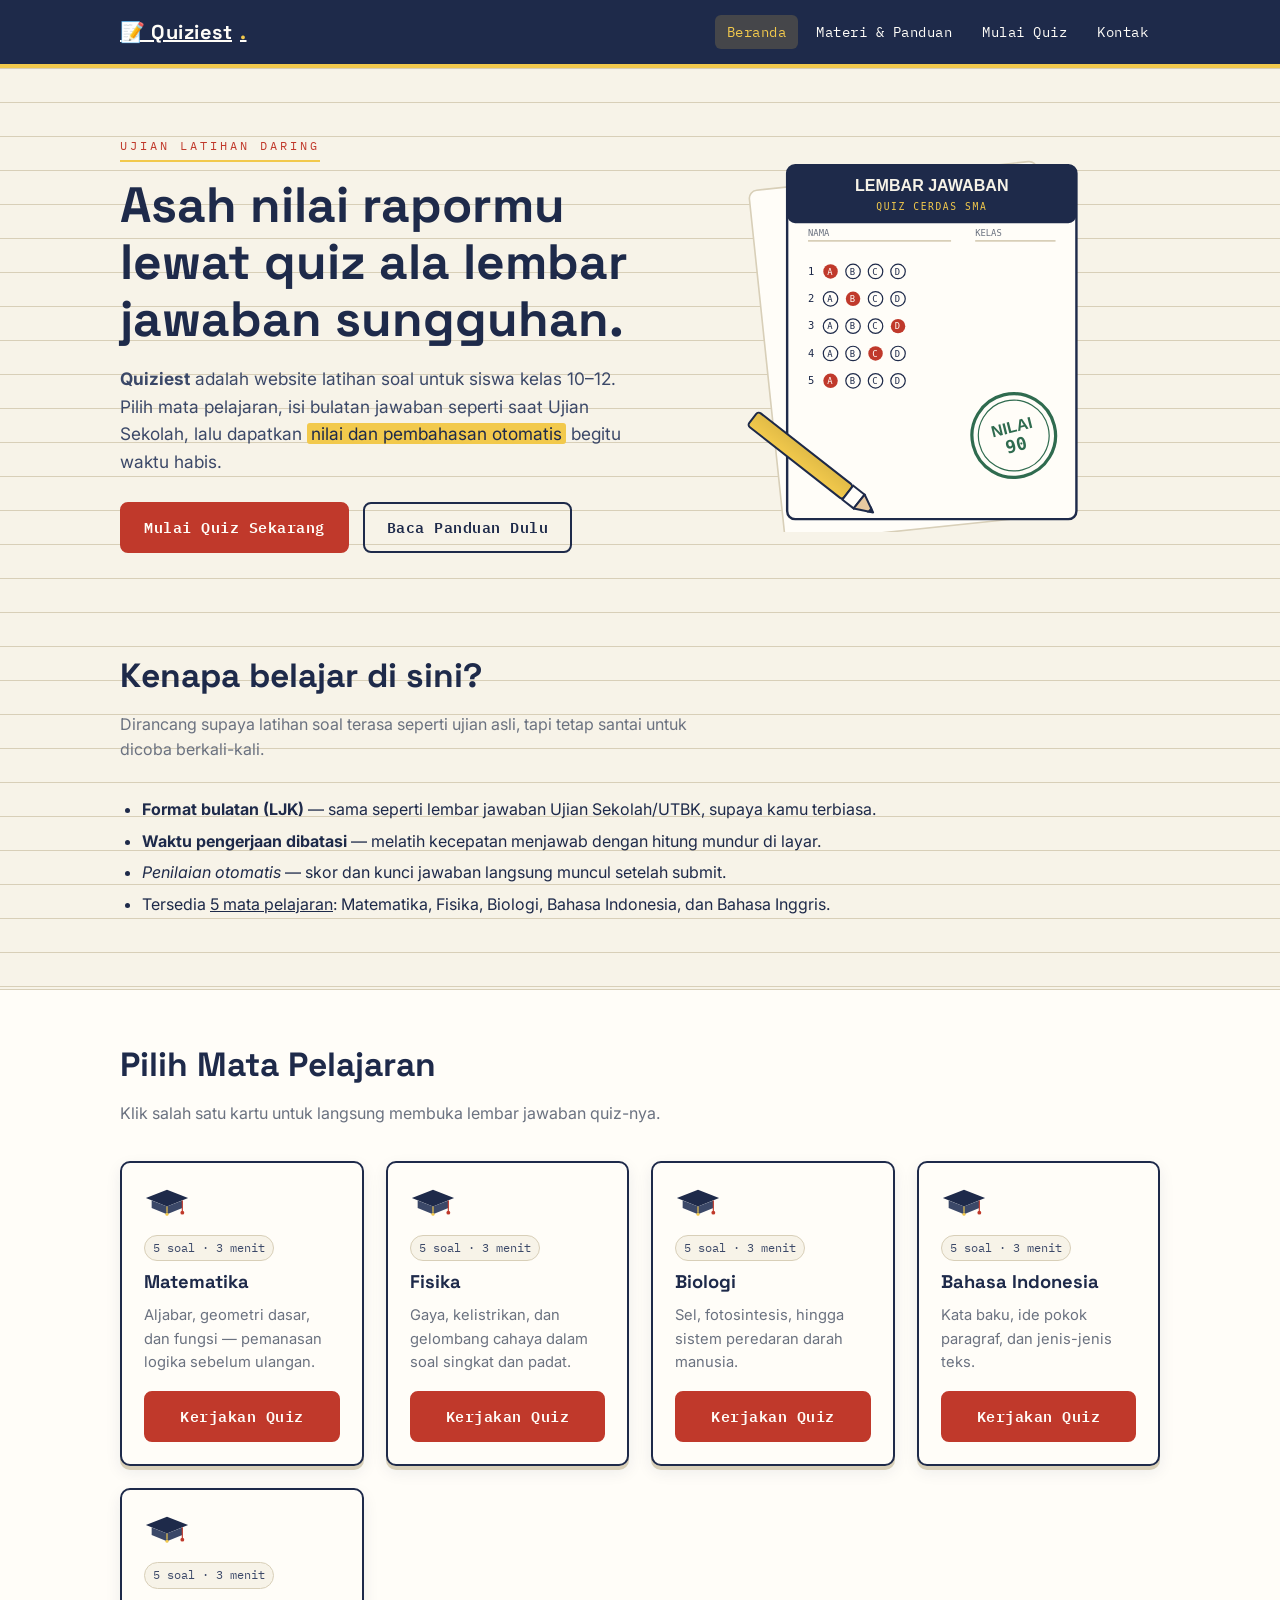
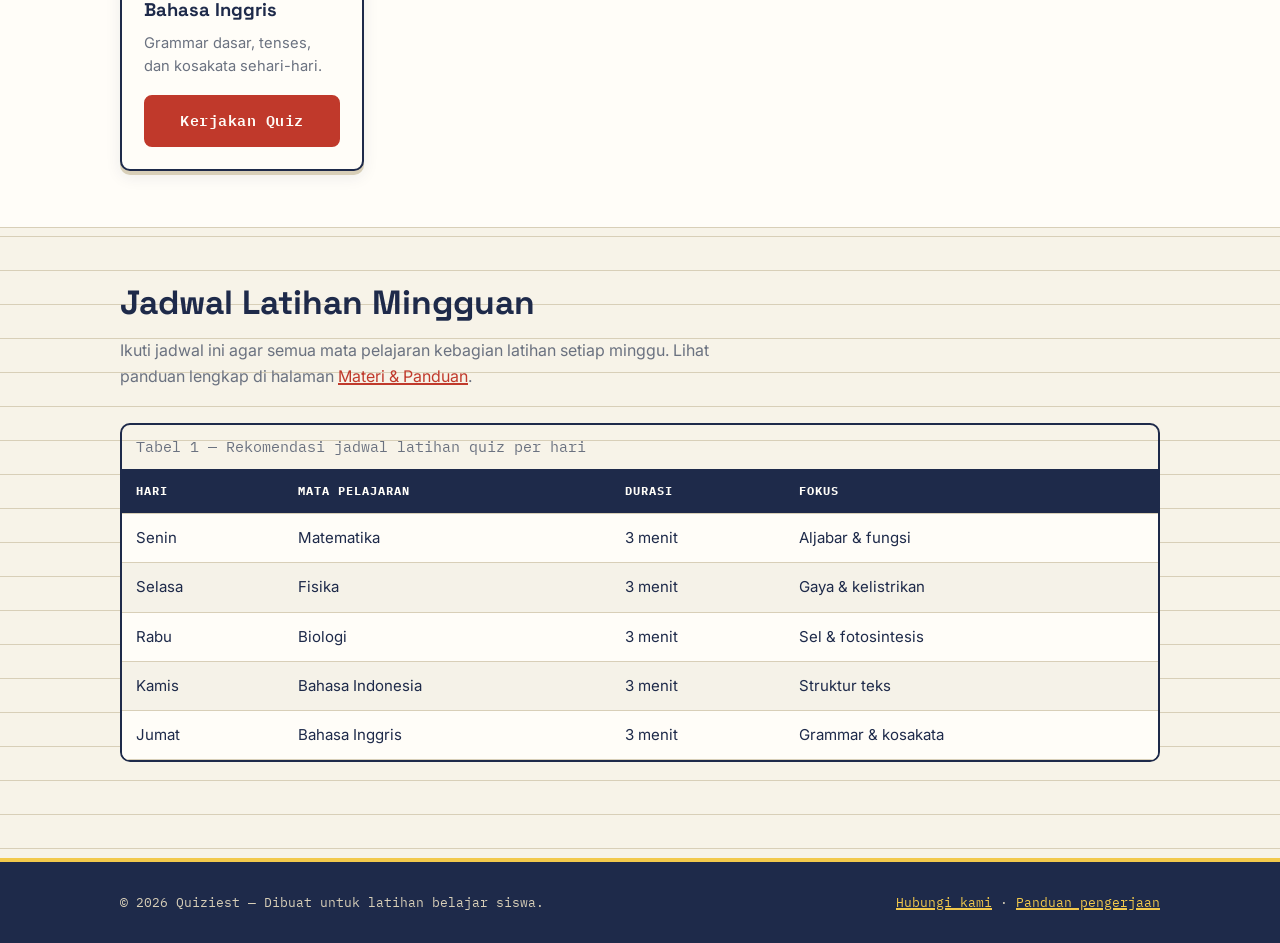
<file: index.html>
<!DOCTYPE html>
<html lang="id">
<head>
<meta charset="UTF-8">
<meta name="viewport" content="width=device-width, initial-scale=1.0">
<title>Quiziest — Latihan Soal Online</title>
<meta name="description" content="Platform quiz online untuk siswa SMA. Latihan soal Matematika, Fisika, Biologi, Bahasa Indonesia, dan Bahasa Inggris dengan penilaian otomatis.">

<link rel="preconnect" href="https://fonts.googleapis.com">
<link href="https://fonts.googleapis.com/css2?family=Space+Grotesk:wght@500;700&family=Inter:wght@400;500;600&family=IBM+Plex+Mono:wght@400;600;700&display=swap" rel="stylesheet">
<link rel="stylesheet" href="css/style.css">
</head>
<body>

<a class="skip-link" href="#konten-utama">Langsung ke konten utama</a>

<nav class="navbar">
  <div class="container">
    <a href="index.html" class="brand">📝 Quiziest<span class="brand-dot">.</span></a>
    <button class="nav-toggle" aria-expanded="false" aria-controls="navLinks">☰ Menu</button>
    <ul class="nav-links" id="navLinks">
      <li><a href="index.html">Beranda</a></li>
      <li><a href="materi.html">Materi &amp; Panduan</a></li>
      <li><a href="quiz.html">Mulai Quiz</a></li>
      <li><a href="kontak.html">Kontak</a></li>
    </ul>
  </div>
</nav>

<main id="konten-utama">

  <header class="hero">
    <div class="container">
      <div>
        <span class="eyebrow">Ujian Latihan Daring</span>
        <h1>Asah nilai rapormu lewat quiz ala lembar jawaban sungguhan.</h1>
        <p class="lead">
          <strong>Quiziest</strong> adalah website latihan soal untuk siswa kelas 10–12.
          Pilih mata pelajaran, isi bulatan jawaban seperti saat Ujian Sekolah,
          lalu dapatkan <mark>nilai dan pembahasan otomatis</mark> begitu waktu habis.
        </p>
        <div class="btn-row">
          <a href="quiz.html" class="btn btn-primary">Mulai Quiz Sekarang</a>
          <a href="materi.html" class="btn btn-outline">Baca Panduan Dulu</a>
        </div>
      </div>
      <div>
        <img src="assets/hero-lembar-jawaban.svg" alt="Ilustrasi lembar jawaban ujian dengan bulatan A B C D dan pensil 2B">
      </div>
    </div>
  </header>

  <section id="fitur">
    <div class="container">
      <h2 class="section-title">Kenapa belajar di sini?</h2>
      <p class="section-sub">Dirancang supaya latihan soal terasa seperti ujian asli, tapi tetap santai untuk dicoba berkali-kali.</p>

      <ul class="plain-list">
        <li><strong>Format bulatan (LJK)</strong> — sama seperti lembar jawaban Ujian Sekolah/UTBK, supaya kamu terbiasa.</li>
        <li><strong>Waktu pengerjaan dibatasi</strong> — melatih kecepatan menjawab dengan hitung mundur di layar.</li>
        <li><em>Penilaian otomatis</em> — skor dan kunci jawaban langsung muncul setelah submit.</li>
        <li>Tersedia <u>5 mata pelajaran</u>: Matematika, Fisika, Biologi, Bahasa Indonesia, dan Bahasa Inggris.</li>
      </ul>
    </div>
  </section>

  <section id="mapel" style="background:var(--white); border-top:1px solid var(--rule-line); border-bottom:1px solid var(--rule-line);">
    <div class="container">
      <h2 class="section-title">Pilih Mata Pelajaran</h2>
      <p class="section-sub">Klik salah satu kartu untuk langsung membuka lembar jawaban quiz-nya.</p>

      <div class="card-grid">

        <article class="subject-card">
          <img src="assets/topi-wisuda.svg" alt="Ikon topi wisuda">
          <span class="badge">5 soal · 3 menit</span>
          <h3>Matematika</h3>
          <p>Aljabar, geometri dasar, dan fungsi — pemanasan logika sebelum ulangan.</p>
          <a href="quiz.html?subject=matematika" class="btn btn-primary">Kerjakan Quiz</a>
        </article>

        <article class="subject-card">
          <img src="assets/topi-wisuda.svg" alt="Ikon topi wisuda">
          <span class="badge">5 soal · 3 menit</span>
          <h3>Fisika</h3>
          <p>Gaya, kelistrikan, dan gelombang cahaya dalam soal singkat dan padat.</p>
          <a href="quiz.html?subject=fisika" class="btn btn-primary">Kerjakan Quiz</a>
        </article>

        <article class="subject-card">
          <img src="assets/topi-wisuda.svg" alt="Ikon topi wisuda">
          <span class="badge">5 soal · 3 menit</span>
          <h3>Biologi</h3>
          <p>Sel, fotosintesis, hingga sistem peredaran darah manusia.</p>
          <a href="quiz.html?subject=biologi" class="btn btn-primary">Kerjakan Quiz</a>
        </article>

        <article class="subject-card">
          <img src="assets/topi-wisuda.svg" alt="Ikon topi wisuda">
          <span class="badge">5 soal · 3 menit</span>
          <h3>Bahasa Indonesia</h3>
          <p>Kata baku, ide pokok paragraf, dan jenis-jenis teks.</p>
          <a href="quiz.html?subject=bindo" class="btn btn-primary">Kerjakan Quiz</a>
        </article>

        <article class="subject-card">
          <img src="assets/topi-wisuda.svg" alt="Ikon topi wisuda">
          <span class="badge">5 soal · 3 menit</span>
          <h3>Bahasa Inggris</h3>
          <p>Grammar dasar, tenses, dan kosakata sehari-hari.</p>
          <a href="quiz.html?subject=bing" class="btn btn-primary">Kerjakan Quiz</a>
        </article>

      </div>
    </div>
  </section>

  <section id="jadwal">
    <div class="container">
      <h2 class="section-title">Jadwal Latihan Mingguan</h2>
      <p class="section-sub">Ikuti jadwal ini agar semua mata pelajaran kebagian latihan setiap minggu. Lihat panduan lengkap di halaman <a href="materi.html">Materi &amp; Panduan</a>.</p>

      <div class="table-wrap">
        <table class="sheet-table">
          <caption>Tabel 1 — Rekomendasi jadwal latihan quiz per hari</caption>
          <thead>
            <tr>
              <th scope="col">Hari</th>
              <th scope="col">Mata Pelajaran</th>
              <th scope="col">Durasi</th>
              <th scope="col">Fokus</th>
            </tr>
          </thead>
          <tbody>
            <tr><td>Senin</td><td>Matematika</td><td>3 menit</td><td>Aljabar &amp; fungsi</td></tr>
            <tr><td>Selasa</td><td>Fisika</td><td>3 menit</td><td>Gaya &amp; kelistrikan</td></tr>
            <tr><td>Rabu</td><td>Biologi</td><td>3 menit</td><td>Sel &amp; fotosintesis</td></tr>
            <tr><td>Kamis</td><td>Bahasa Indonesia</td><td>3 menit</td><td>Struktur teks</td></tr>
            <tr><td>Jumat</td><td>Bahasa Inggris</td><td>3 menit</td><td>Grammar &amp; kosakata</td></tr>
          </tbody>
        </table>
      </div>
    </div>
  </section>

</main>

<footer>
  <div class="container">
    <span>© 2026 Quiziest — Dibuat untuk latihan belajar siswa.</span>
    <span><a href="kontak.html">Hubungi kami</a> · <a href="materi.html">Panduan pengerjaan</a></span>
  </div>
</footer>

<script src="js/quiz-data.js"></script>
<script src="js/script.js"></script>
</body>
</html>
</file>
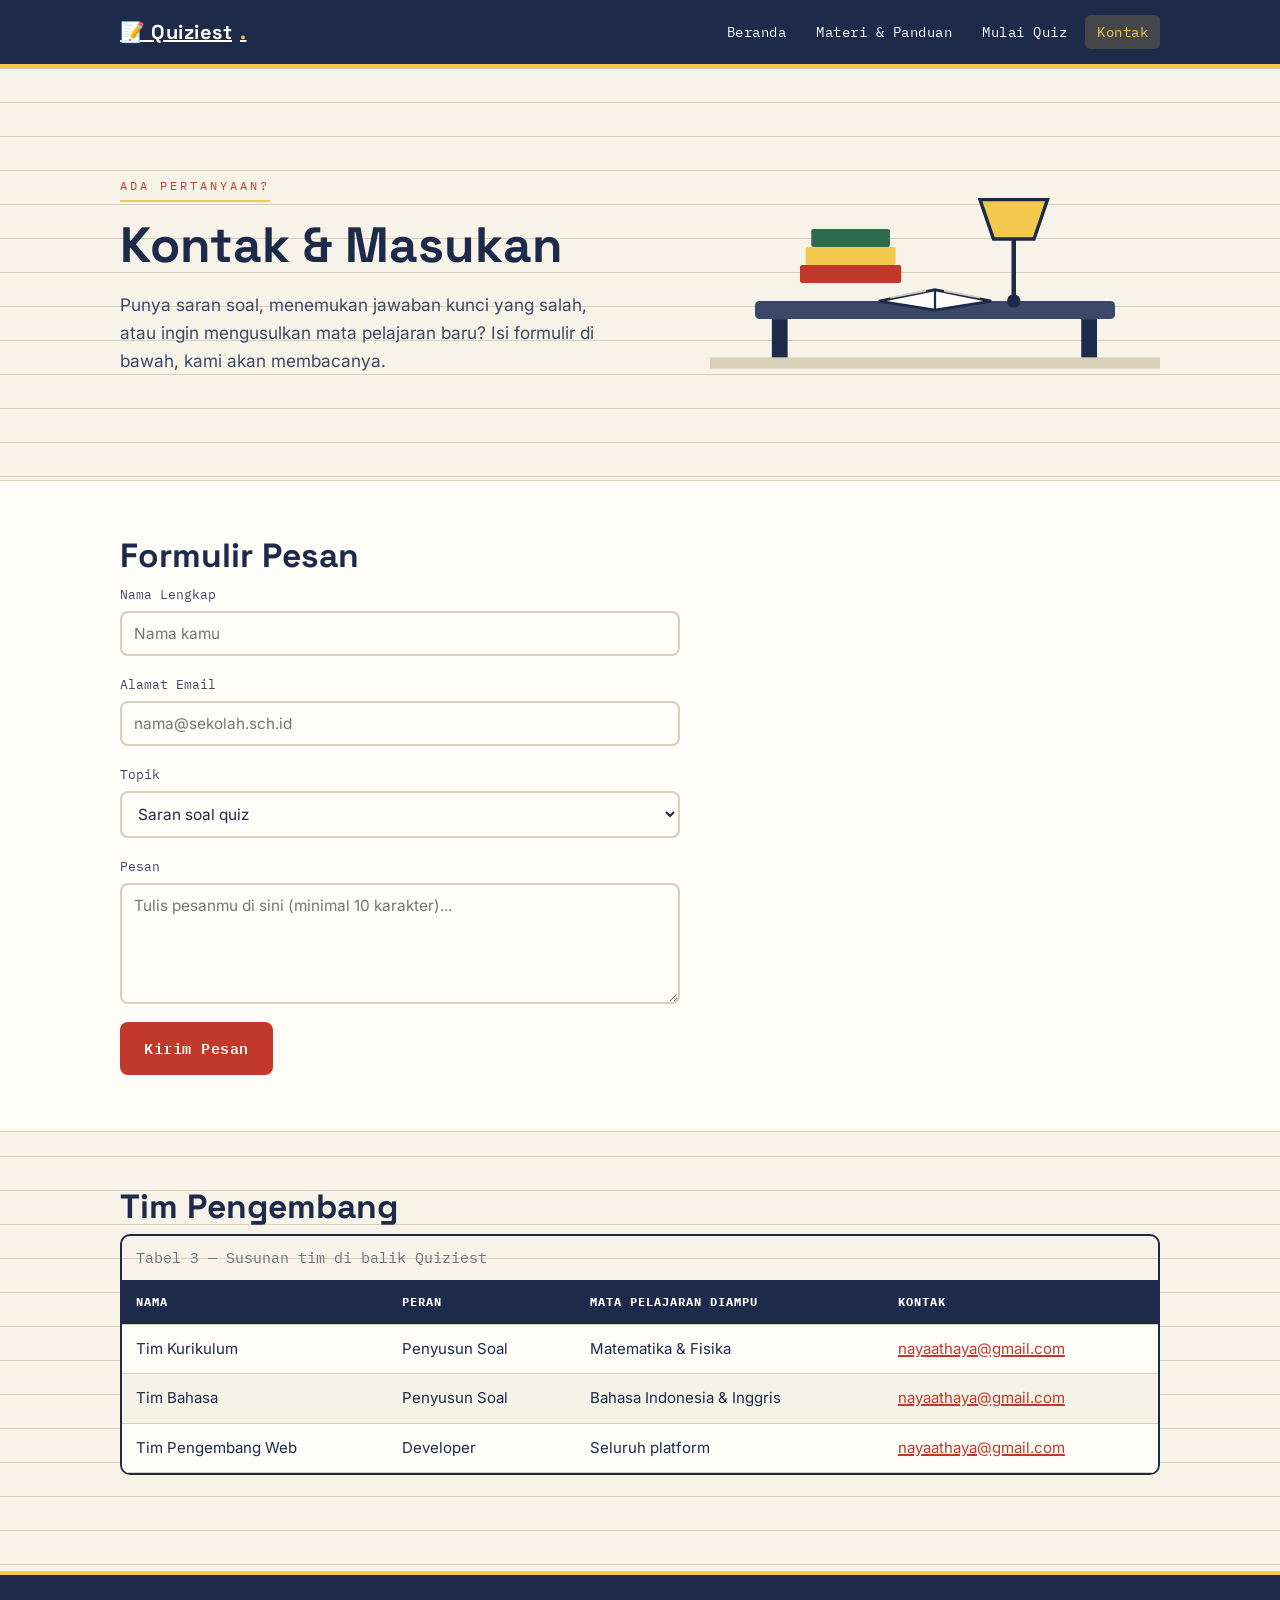
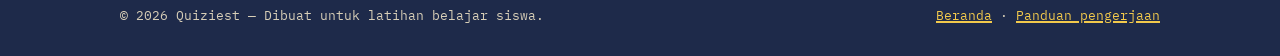
<file: kontak.html>
<!DOCTYPE html>
<html lang="id">
<head>
<meta charset="UTF-8">
<meta name="viewport" content="width=device-width, initial-scale=1.0">
<title>Kontak — Quiziest</title>
<meta name="description" content="Hubungi tim pengembang Quiziest atau kirim saran dan pertanyaan lewat formulir.">

<link rel="preconnect" href="https://fonts.googleapis.com">
<link href="https://fonts.googleapis.com/css2?family=Space+Grotesk:wght@500;700&family=Inter:wght@400;500;600&family=IBM+Plex+Mono:wght@400;600;700&display=swap" rel="stylesheet">
<link rel="stylesheet" href="css/style.css">
</head>
<body>

<a class="skip-link" href="#konten-utama">Langsung ke konten utama</a>

<nav class="navbar">
  <div class="container">
    <a href="index.html" class="brand">📝 Quiziest<span class="brand-dot">.</span></a>
    <button class="nav-toggle" aria-expanded="false" aria-controls="navLinks">☰ Menu</button>
    <ul class="nav-links" id="navLinks">
      <li><a href="index.html">Beranda</a></li>
      <li><a href="materi.html">Materi &amp; Panduan</a></li>
      <li><a href="quiz.html">Mulai Quiz</a></li>
      <li><a href="kontak.html">Kontak</a></li>
    </ul>
  </div>
</nav>

<main id="konten-utama">

  <section class="hero">
    <div class="container">
      <div>
        <span class="eyebrow">Ada Pertanyaan?</span>
        <h1>Kontak &amp; Masukan</h1>
        <p class="lead">
          Punya saran soal, menemukan jawaban kunci yang salah, atau ingin mengusulkan mata pelajaran baru?
          Isi formulir di bawah, kami akan membacanya.
        </p>
      </div>
      <div>
        <img src="assets/meja-belajar.svg" alt="Ilustrasi meja belajar dengan buku dan lampu">
      </div>
    </div>
  </section>

  <section style="background:var(--white); border-top:1px solid var(--rule-line); border-bottom:1px solid var(--rule-line);">
    <div class="container">
      <h2 class="section-title">Formulir Pesan</h2>

      <form id="contactForm" class="form-grid" novalidate>
        <div class="form-group">
          <label for="nama">Nama Lengkap</label>
          <input type="text" id="nama" name="nama" placeholder="Nama kamu" required minlength="3">
        </div>

        <div class="form-group">
          <label for="email">Alamat Email</label>
          <input type="email" id="email" name="email" placeholder="nama@sekolah.sch.id" required>
        </div>

        <div class="form-group">
          <label for="topik">Topik</label>
          <select id="topik" name="topik">
            <option value="saran">Saran soal quiz</option>
            <option value="bug">Laporan kunci jawaban salah</option>
            <option value="lainnya">Lainnya</option>
          </select>
        </div>

        <div class="form-group">
          <label for="pesan">Pesan</label>
          <textarea id="pesan" name="pesan" rows="5" placeholder="Tulis pesanmu di sini (minimal 10 karakter)..." required minlength="10"></textarea>
        </div>

        <div id="contactMsg" class="form-msg" role="status"></div>

        <div>
          <button type="submit" class="btn btn-primary">Kirim Pesan</button>
        </div>
      </form>
    </div>
  </section>

  <section>
    <div class="container">
      <h2 class="section-title">Tim Pengembang</h2>
      <div class="table-wrap">
        <table class="sheet-table">
          <caption>Tabel 3 — Susunan tim di balik Quiziest</caption>
          <thead>
            <tr>
              <th scope="col">Nama</th>
              <th scope="col">Peran</th>
              <th scope="col">Mata Pelajaran Diampu</th>
              <th scope="col">Kontak</th>
            </tr>
          </thead>
          <tbody>
            <tr>
              <td>Tim Kurikulum</td>
              <td>Penyusun Soal</td>
              <td>Matematika &amp; Fisika</td>
              <td><a href="nayaathaya@gmail.com">nayaathaya@gmail.com</a></td>
            </tr>
            <tr>
              <td>Tim Bahasa</td>
              <td>Penyusun Soal</td>
              <td>Bahasa Indonesia &amp; Inggris</td>
              <td><a href="nayaathaya@gmail.com">nayaathaya@gmail.com</a></td>
            </tr>
            <tr>
              <td>Tim Pengembang Web</td>
              <td>Developer</td>
              <td>Seluruh platform</td>
              <td><a href="nayaathaya@gmailcom">nayaathaya@gmail.com</a></td>
            </tr>
          </tbody>
        </table>
      </div>
    </div>
  </section>

</main>

<footer>
  <div class="container">
    <span>© 2026 Quiziest — Dibuat untuk latihan belajar siswa.</span>
    <span><a href="index.html">Beranda</a> · <a href="materi.html">Panduan pengerjaan</a></span>
  </div>
</footer>

<script src="js/quiz-data.js"></script>
<script src="js/script.js"></script>
</body>
</html>
</file>
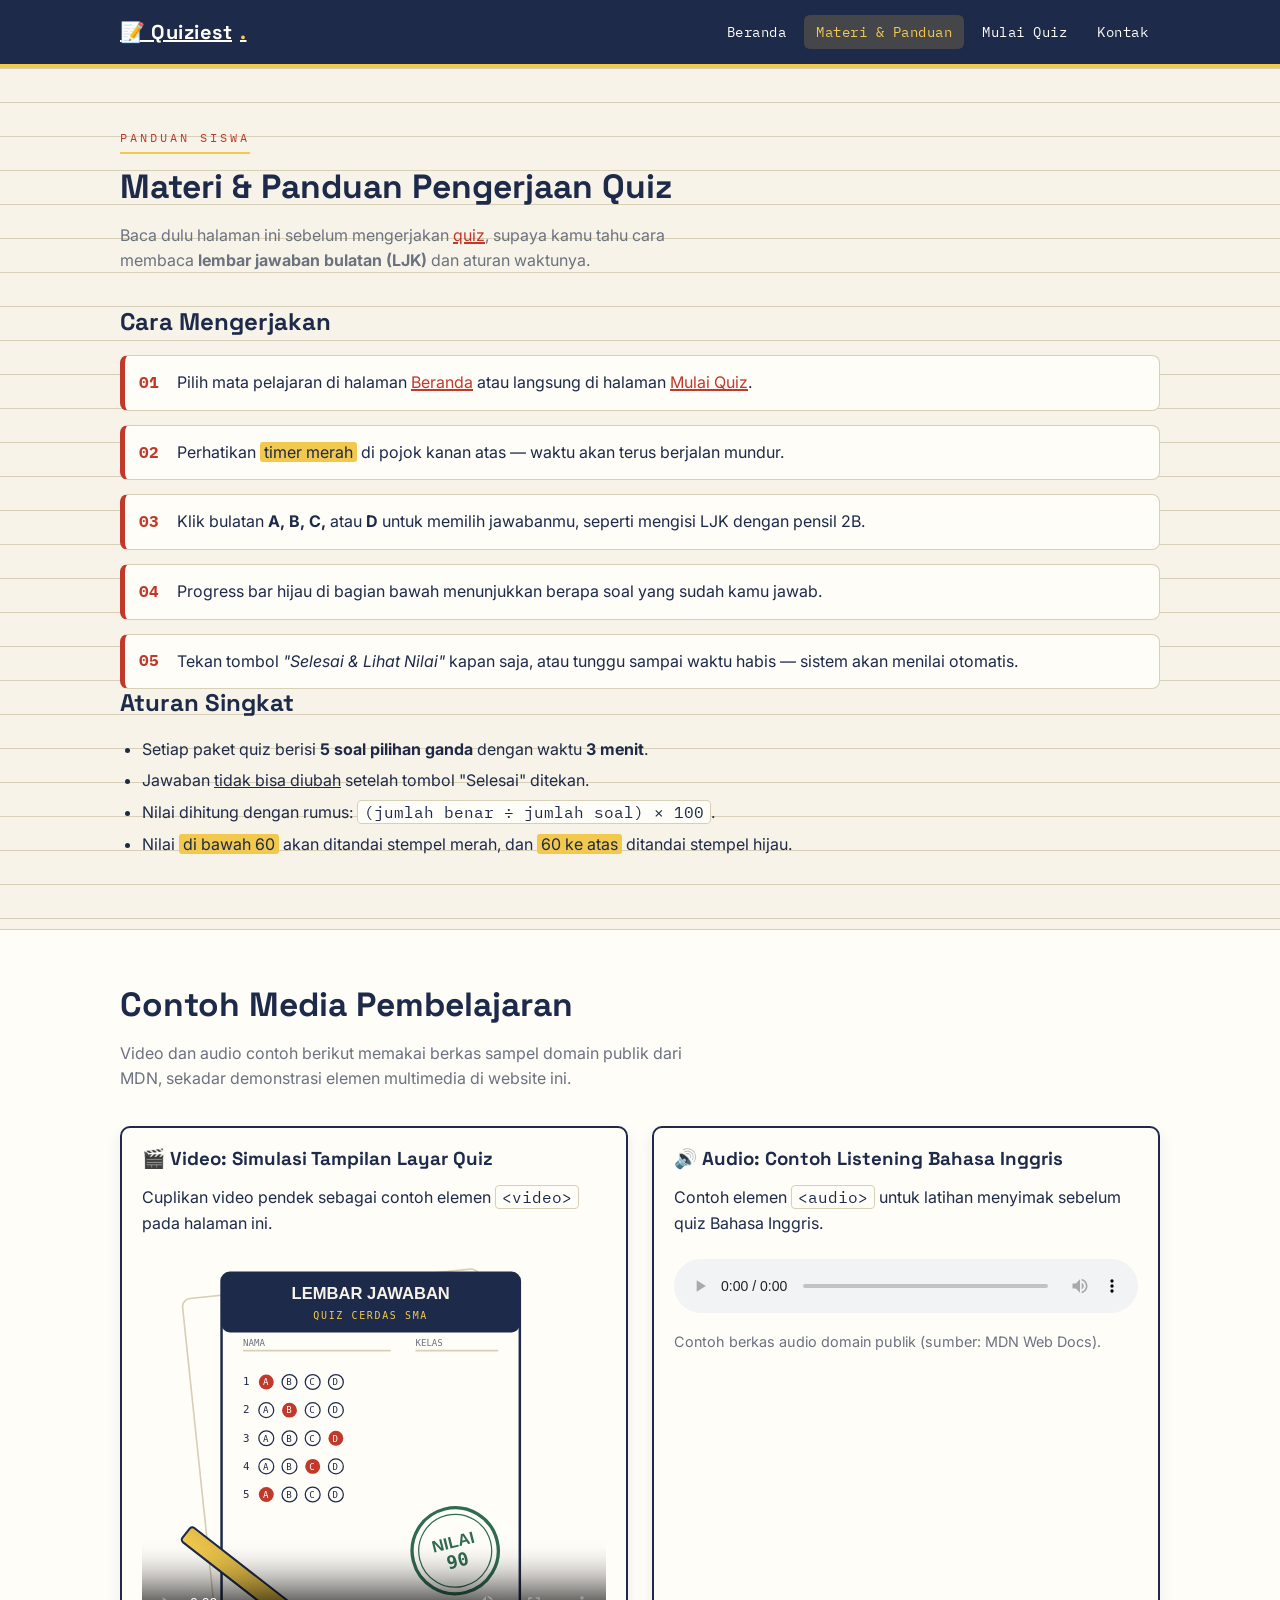
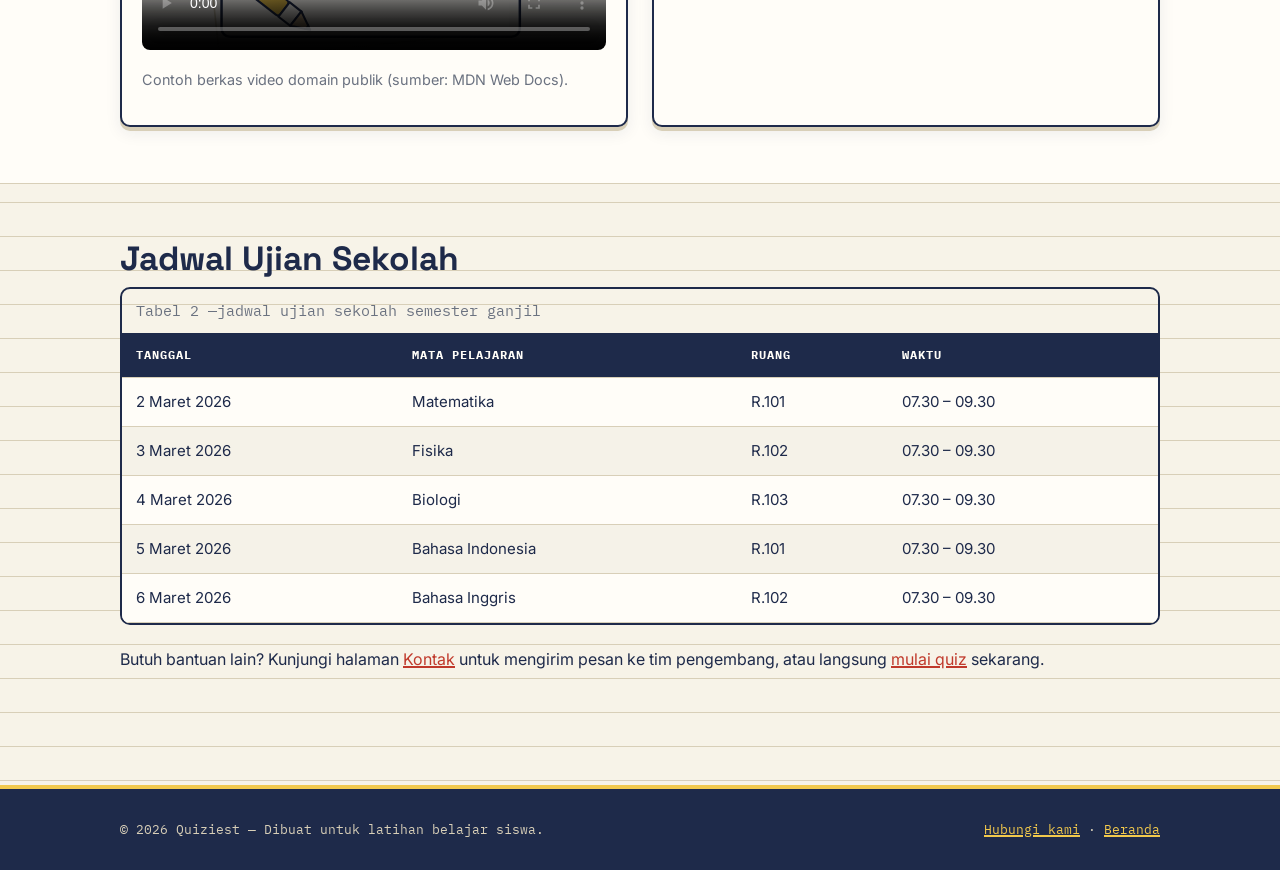
<file: materi.html>
<!DOCTYPE html>
<html lang="id">
<head>
<meta charset="UTF-8">
<meta name="viewport" content="width=device-width, initial-scale=1.0">
<title>Materi &amp; Panduan — Quiziest</title>
<meta name="description" content="Panduan cara mengerjakan quiz, contoh video tutorial, audio listening, dan jadwal ujian.">

<link rel="preconnect" href="https://fonts.googleapis.com">
<link href="https://fonts.googleapis.com/css2?family=Space+Grotesk:wght@500;700&family=Inter:wght@400;500;600&family=IBM+Plex+Mono:wght@400;600;700&display=swap" rel="stylesheet">
<link rel="stylesheet" href="css/style.css">
</head>
<body>

<a class="skip-link" href="#konten-utama">Langsung ke konten utama</a>

<nav class="navbar">
  <div class="container">
    <a href="index.html" class="brand">📝 Quiziest<span class="brand-dot">.</span></a>
    <button class="nav-toggle" aria-expanded="false" aria-controls="navLinks">☰ Menu</button>
    <ul class="nav-links" id="navLinks">
      <li><a href="index.html">Beranda</a></li>
      <li><a href="materi.html">Materi &amp; Panduan</a></li>
      <li><a href="quiz.html">Mulai Quiz</a></li>
      <li><a href="kontak.html">Kontak</a></li>
    </ul>
  </div>
</nav>

<main id="konten-utama">

  <section>
    <div class="container">
      <span class="eyebrow">Panduan Siswa</span>
      <h1 class="section-title">Materi &amp; Panduan Pengerjaan Quiz</h1>
      <p class="section-sub">
        Baca dulu halaman ini sebelum mengerjakan <a href="quiz.html">quiz</a>, supaya kamu tahu
        cara membaca <strong>lembar jawaban bulatan (LJK)</strong> dan aturan waktunya.
      </p>

      <h2>Cara Mengerjakan</h2>
      <ol class="steps-list">
        <li>Pilih mata pelajaran di halaman <a href="index.html#mapel">Beranda</a> atau langsung di halaman <a href="quiz.html">Mulai Quiz</a>.</li>
        <li>Perhatikan <mark>timer merah</mark> di pojok kanan atas — waktu akan terus berjalan mundur.</li>
        <li>Klik bulatan <strong>A, B, C,</strong> atau <strong>D</strong> untuk memilih jawabanmu, seperti mengisi LJK dengan pensil 2B.</li>
        <li>Progress bar hijau di bagian bawah menunjukkan berapa soal yang sudah kamu jawab.</li>
        <li>Tekan tombol <em>"Selesai &amp; Lihat Nilai"</em> kapan saja, atau tunggu sampai waktu habis — sistem akan menilai otomatis.</li>
      </ol>

      <h2>Aturan Singkat</h2>
      <ul class="plain-list">
        <li>Setiap paket quiz berisi <strong>5 soal pilihan ganda</strong> dengan waktu <strong>3 menit</strong>.</li>
        <li>Jawaban <u>tidak bisa diubah</u> setelah tombol "Selesai" ditekan.</li>
        <li>Nilai dihitung dengan rumus: <code>(jumlah benar ÷ jumlah soal) × 100</code>.</li>
        <li>Nilai <mark>di bawah 60</mark> akan ditandai stempel merah, dan <mark>60 ke atas</mark> ditandai stempel hijau.</li>
      </ul>
    </div>
  </section>

  <section style="background:var(--white); border-top:1px solid var(--rule-line); border-bottom:1px solid var(--rule-line);">
    <div class="container">
      <h2 class="section-title">Contoh Media Pembelajaran</h2>
      <p class="section-sub">Video dan audio contoh berikut memakai berkas sampel domain publik dari MDN, sekadar demonstrasi elemen multimedia di website ini.</p>

      <div class="two-col">
        <div class="media-block">
          <h3>🎬 Video: Simulasi Tampilan Layar Quiz</h3>
          <p>Cuplikan video pendek sebagai contoh elemen <code>&lt;video&gt;</code> pada halaman ini.</p>
          <video controls preload="metadata" poster="assets/hero-lembar-jawaban.svg">
            <source src="tutorial.mp4" type="video/mp4">
            Browser kamu tidak mendukung pemutaran video.
          </video>
          <p class="caption">Contoh berkas video domain publik (sumber: MDN Web Docs).</p>
        </div>

        <div class="media-block">
          <h3>🔊 Audio: Contoh Listening Bahasa Inggris</h3>
          <p>Contoh elemen <code>&lt;audio&gt;</code> untuk latihan menyimak sebelum quiz Bahasa Inggris.</p>
          <audio controls preload="metadata">
            <source src="listening.mp3" type="audio/mpeg">
            Browser kamu tidak mendukung pemutaran audio.
          </audio>
          <p class="caption">Contoh berkas audio domain publik (sumber: MDN Web Docs).</p>
        </div>
      </div>
    </div>
  </section>

  <section>
    <div class="container">
      <h2 class="section-title">Jadwal Ujian Sekolah</h2>
      <div class="table-wrap">
        <table class="sheet-table">
          <caption>Tabel 2 —jadwal ujian sekolah semester ganjil</caption>
          <thead>
            <tr>
              <th scope="col">Tanggal</th>
              <th scope="col">Mata Pelajaran</th>
              <th scope="col">Ruang</th>
              <th scope="col">Waktu</th>
            </tr>
          </thead>
          <tbody>
            <tr><td>2 Maret 2026</td><td>Matematika</td><td>R.101</td><td>07.30 – 09.30</td></tr>
            <tr><td>3 Maret 2026</td><td>Fisika</td><td>R.102</td><td>07.30 – 09.30</td></tr>
            <tr><td>4 Maret 2026</td><td>Biologi</td><td>R.103</td><td>07.30 – 09.30</td></tr>
            <tr><td>5 Maret 2026</td><td>Bahasa Indonesia</td><td>R.101</td><td>07.30 – 09.30</td></tr>
            <tr><td>6 Maret 2026</td><td>Bahasa Inggris</td><td>R.102</td><td>07.30 – 09.30</td></tr>
          </tbody>
        </table>
      </div>

      <p style="margin-top:22px;">
        Butuh bantuan lain? Kunjungi halaman <a href="kontak.html">Kontak</a> untuk mengirim pesan ke tim pengembang,
        atau langsung <a href="quiz.html">mulai quiz</a> sekarang.
      </p>
    </div>
  </section>

</main>

<footer>
  <div class="container">
    <span>© 2026 Quiziest — Dibuat untuk latihan belajar siswa.</span>
    <span><a href="kontak.html">Hubungi kami</a> · <a href="index.html">Beranda</a></span>
  </div>
</footer>

<script src="js/quiz-data.js"></script>
<script src="js/script.js"></script>
</body>
</html>
</file>
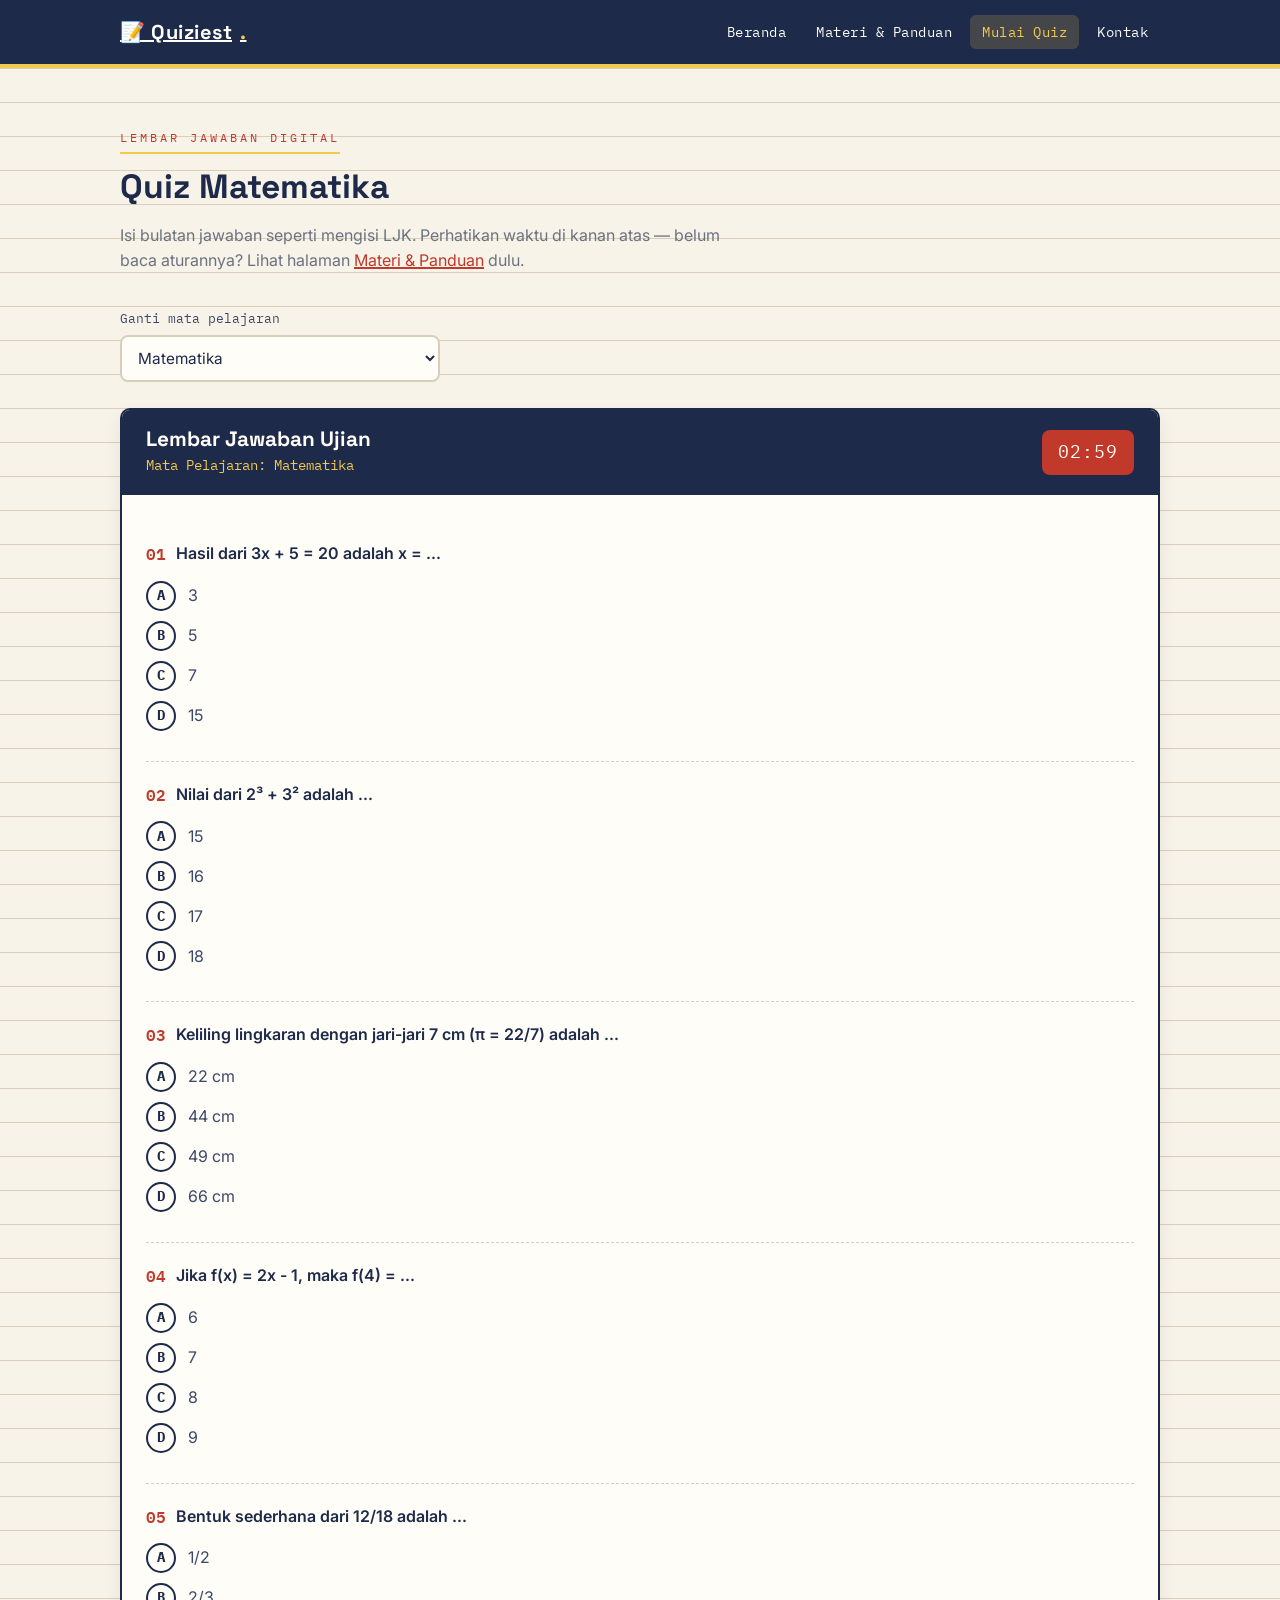
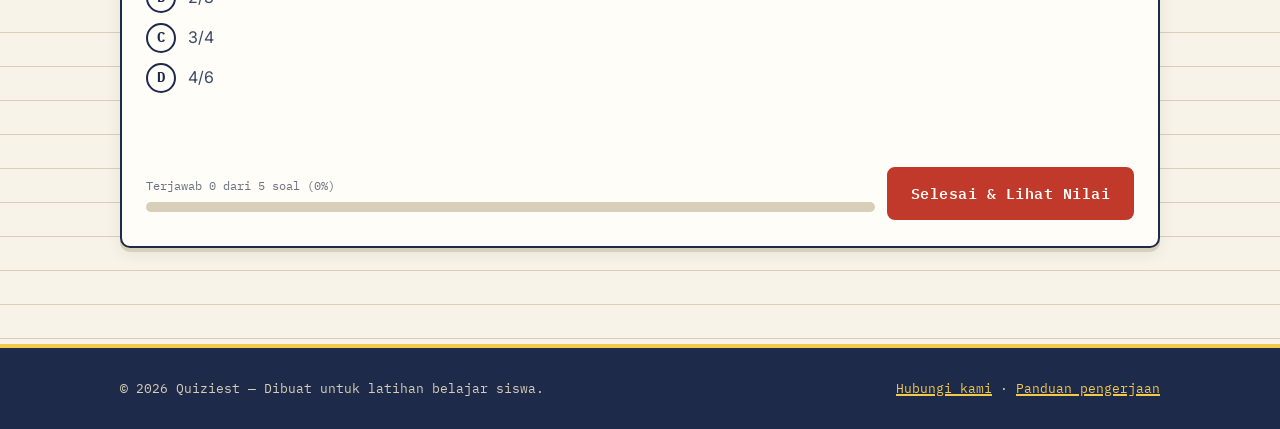
<file: quiz.html>
<!DOCTYPE html>
<html lang="id">
<head>
<meta charset="UTF-8">
<meta name="viewport" content="width=device-width, initial-scale=1.0">
<title>Mulai Quiz — Quiziest</title>
<meta name="description" content="Kerjakan quiz pilihan ganda ala lembar jawaban ujian, lengkap dengan timer dan penilaian otomatis.">

<link rel="preconnect" href="https://fonts.googleapis.com">
<link href="https://fonts.googleapis.com/css2?family=Space+Grotesk:wght@500;700&family=Inter:wght@400;500;600&family=IBM+Plex+Mono:wght@400;600;700&display=swap" rel="stylesheet">
<link rel="stylesheet" href="css/style.css">
</head>
<body>

<a class="skip-link" href="#konten-utama">Langsung ke konten utama</a>

<nav class="navbar">
  <div class="container">
    <a href="index.html" class="brand">📝 Quiziest<span class="brand-dot">.</span></a>
    <button class="nav-toggle" aria-expanded="false" aria-controls="navLinks">☰ Menu</button>
    <ul class="nav-links" id="navLinks">
      <li><a href="index.html">Beranda</a></li>
      <li><a href="materi.html">Materi &amp; Panduan</a></li>
      <li><a href="quiz.html">Mulai Quiz</a></li>
      <li><a href="kontak.html">Kontak</a></li>
    </ul>
  </div>
</nav>

<main id="konten-utama">
  <section>
    <div class="container">

      <span class="eyebrow">Lembar Jawaban Digital</span>
      <h1 id="examTitle" class="section-title">Quiz</h1>
      <p class="section-sub">
        Isi bulatan jawaban seperti mengisi LJK. Perhatikan waktu di kanan atas — belum baca aturannya?
        Lihat halaman <a href="materi.html">Materi &amp; Panduan</a> dulu.
      </p>

      <div class="form-group" style="max-width:320px; margin-bottom:26px;">
        <label for="subjectSwitch">Ganti mata pelajaran</label>
        <select id="subjectSwitch" onchange="window.location.href = 'quiz.html?subject=' + this.value">
          <option value="matematika">Matematika</option>
          <option value="fisika">Fisika</option>
          <option value="biologi">Biologi</option>
          <option value="bindo">Bahasa Indonesia</option>
          <option value="bing">Bahasa Inggris</option>
        </select>
      </div>

      <div class="exam-sheet">
        <div class="exam-header">
          <div>
            <h2>Lembar Jawaban Ujian</h2>
            <span class="subject-tag" id="subjectTag">Mata Pelajaran: —</span>
          </div>
          <div id="timer">03:00</div>
        </div>

        <form id="examForm">
          <div class="exam-body" id="examBody">
            <div id="questionsContainer"><!-- soal dirender oleh JavaScript --></div>
          </div>

          <div class="exam-footer" id="examFooter">
            <div class="progress-wrap">
              <div class="progress-label" id="progressLabel">Terjawab 0 dari 5 soal (0%)</div>
              <div class="progress-track"><div class="progress-fill" id="progressFill"></div></div>
            </div>
            <button type="submit" class="btn btn-primary">Selesai &amp; Lihat Nilai</button>
          </div>
        </form>

        <div class="result-panel" id="resultPanel">
          <div class="result-summary">
            <div class="stamp" id="stamp">
              <span class="stamp-label">NILAI</span>
              <span class="stamp-score" id="stampScore">0</span>
            </div>
            <p id="resultText"></p>
            <div class="btn-row" style="justify-content:center;">
              <a href="quiz.html" class="btn btn-outline">Ulangi Quiz</a>
              <a href="index.html#mapel" class="btn btn-primary">Pilih Mapel Lain</a>
            </div>
          </div>

          <div class="table-wrap">
            <table class="sheet-table" id="resultTable">
              <caption>Tabel Pembahasan — jawabanmu vs kunci jawaban</caption>
              <thead>
                <tr>
                  <th scope="col">No.</th>
                  <th scope="col">Pertanyaan</th>
                  <th scope="col">Jawabanmu</th>
                  <th scope="col">Kunci</th>
                  <th scope="col">Status</th>
                </tr>
              </thead>
              <tbody><!-- diisi oleh JavaScript --></tbody>
            </table>
          </div>
        </div>
      </div>

    </div>
  </section>
</main>

<footer>
  <div class="container">
    <span>© 2026 Quiziest — Dibuat untuk latihan belajar siswa.</span>
    <span><a href="kontak.html">Hubungi kami</a> · <a href="materi.html">Panduan pengerjaan</a></span>
  </div>
</footer>

<script src="js/quiz-data.js"></script>
<script src="js/script.js"></script>
<script>
  // Sinkronkan dropdown mapel dengan parameter URL saat halaman dimuat
  (function () {
    const params = new URLSearchParams(window.location.search);
    const subject = params.get("subject") || "matematika";
    const select = document.getElementById("subjectSwitch");
    if (select) select.value = subject;
  })();
</script>
</body>
</html>
</file>
<file: css/style.css>
/* =========================================================
   QUIZIEST — Custom CSS
   Tema: "Lembar Jawaban Ujian" (LJK) — kertas krem, tinta navy,
   tinta merah guru, sorotan stabilo kuning.
   ========================================================= */

:root {
  --paper: #F7F3E8;
  --white: #FFFDF8;
  --ink: #1E2A4A;
  --ink-soft: #3B4868;
  --pencil: #6B7280;
  --red-pen: #C0392B;
  --green-correct: #2F6B4F;
  --highlighter: #F2C94C;
  --rule-line: #D8CFB8;

  --font-display: 'Space Grotesk', 'Segoe UI', sans-serif;
  --font-body: 'Inter', 'Segoe UI', sans-serif;
  --font-mono: 'IBM Plex Mono', 'Courier New', monospace;

  --radius: 10px;
  --shadow-card: 0 4px 0 var(--rule-line), 0 6px 16px rgba(30, 42, 74, 0.08);
}

* { box-sizing: border-box; }

html { scroll-behavior: smooth; }

body {
  margin: 0;
  font-family: var(--font-body);
  color: var(--ink);
  background-color: var(--paper);
  /* subtle ruled-paper lines */
  background-image: linear-gradient(var(--rule-line) 1px, transparent 1px);
  background-size: 100% 34px;
  line-height: 1.6;
}

h1, h2, h3, h4 {
  font-family: var(--font-display);
  color: var(--ink);
  line-height: 1.15;
  margin-top: 0;
}

a { color: var(--red-pen); text-decoration-thickness: 2px; }
a:hover { color: var(--ink); }

.container {
  max-width: 1080px;
  margin: 0 auto;
  padding: 0 20px;
}

mark {
  background: var(--highlighter);
  color: var(--ink);
  padding: 0 4px;
  border-radius: 3px;
}

code {
  font-family: var(--font-mono);
  background: var(--white);
  border: 1px solid var(--rule-line);
  padding: 1px 6px;
  border-radius: 4px;
}

/* =========================== NAVBAR =========================== */
.navbar {
  background: var(--ink);
  color: var(--white);
  position: sticky;
  top: 0;
  z-index: 50;
  border-bottom: 4px solid var(--highlighter);
}

.navbar .container {
  display: flex;
  align-items: center;
  justify-content: space-between;
  height: 64px;
}

.brand {
  font-family: var(--font-display);
  font-weight: 700;
  font-size: 1.25rem;
  color: var(--white) !important;
  display: flex;
  align-items: center;
  gap: 8px;
  letter-spacing: 0.5px;
}
.brand .brand-dot { color: var(--highlighter); }

.nav-links {
  list-style: none;
  display: flex;
  gap: 6px;
  margin: 0;
  padding: 0;
}

.nav-links a {
  color: var(--white);
  text-decoration: none;
  font-family: var(--font-mono);
  font-size: 0.85rem;
  letter-spacing: 0.5px;
  padding: 8px 12px;
  border-radius: 6px;
  transition: background 0.15s ease;
}
.nav-links a:hover,
.nav-links a.active {
  background: rgba(242, 201, 76, 0.18);
  color: var(--highlighter);
}

.nav-toggle {
  display: none;
  background: none;
  border: 2px solid var(--white);
  color: var(--white);
  border-radius: 6px;
  padding: 6px 10px;
  font-size: 1rem;
  cursor: pointer;
}

/* =========================== HERO =========================== */
.hero {
  padding: 64px 0 48px;
}

.hero .container {
  display: grid;
  grid-template-columns: 1.1fr 0.9fr;
  gap: 40px;
  align-items: center;
}

.eyebrow {
  font-family: var(--font-mono);
  color: var(--red-pen);
  letter-spacing: 3px;
  font-size: 0.78rem;
  text-transform: uppercase;
  display: inline-block;
  margin-bottom: 14px;
  border-bottom: 2px solid var(--highlighter);
  padding-bottom: 4px;
}

.hero h1 {
  font-size: clamp(2.1rem, 4vw, 3.1rem);
  margin-bottom: 18px;
}

.hero p.lead {
  font-size: 1.08rem;
  color: var(--ink-soft);
  max-width: 46ch;
}

.hero img { width: 100%; height: auto; }

.btn {
  display: inline-block;
  font-family: var(--font-mono);
  font-weight: 600;
  letter-spacing: 0.5px;
  text-decoration: none;
  padding: 12px 22px;
  border-radius: 8px;
  border: 2px solid var(--ink);
  cursor: pointer;
  font-size: 0.92rem;
  transition: transform 0.12s ease, box-shadow 0.12s ease;
}
.btn:hover { transform: translateY(-2px); }

.btn-primary {
  background: var(--red-pen);
  border-color: var(--red-pen);
  color: var(--white);
}
.btn-primary:hover { color: var(--white); box-shadow: 0 4px 0 var(--ink); }

.btn-outline {
  background: transparent;
  color: var(--ink);
}
.btn-outline:hover { color: var(--ink); box-shadow: 4px 4px 0 var(--rule-line); }

.btn-row { display: flex; gap: 14px; margin-top: 26px; flex-wrap: wrap; }

/* =========================== SECTIONS =========================== */
section { padding: 56px 0; }

.section-title {
  font-size: clamp(1.6rem, 3vw, 2.1rem);
  margin-bottom: 8px;
}
.section-sub {
  color: var(--pencil);
  margin-bottom: 34px;
  max-width: 60ch;
}

/* =========================== CARDS (mata pelajaran) =========================== */
.card-grid {
  display: grid;
  grid-template-columns: repeat(auto-fit, minmax(240px, 1fr));
  gap: 22px;
}

.subject-card {
  background: var(--white);
  border: 2px solid var(--ink);
  border-radius: var(--radius);
  padding: 22px;
  box-shadow: var(--shadow-card);
  display: flex;
  flex-direction: column;
  gap: 10px;
  transition: transform 0.15s ease;
}
.subject-card:hover { transform: translateY(-4px); }

.subject-card img { width: 46px; height: 40px; }

.subject-card h3 { font-size: 1.15rem; margin-bottom: 2px; }
.subject-card p { color: var(--pencil); font-size: 0.92rem; margin: 0; flex-grow: 1; }

.badge {
  display: inline-block;
  font-family: var(--font-mono);
  font-size: 0.72rem;
  background: var(--paper);
  border: 1px solid var(--rule-line);
  padding: 3px 8px;
  border-radius: 20px;
  color: var(--ink-soft);
  width: fit-content;
}

.subject-card .btn { margin-top: 6px; text-align: center; }

/* =========================== LIST / STEPS =========================== */
.steps-list {
  counter-reset: step;
  list-style: none;
  margin: 0;
  padding: 0;
  display: grid;
  gap: 14px;
}
.steps-list li {
  counter-increment: step;
  background: var(--white);
  border: 1px solid var(--rule-line);
  border-left: 5px solid var(--red-pen);
  border-radius: 8px;
  padding: 14px 16px 14px 52px;
  position: relative;
}
.steps-list li::before {
  content: counter(step, decimal-leading-zero);
  position: absolute;
  left: 14px;
  top: 50%;
  transform: translateY(-50%);
  font-family: var(--font-mono);
  color: var(--red-pen);
  font-weight: 700;
}

ul.plain-list { padding-left: 22px; }
ul.plain-list li { margin-bottom: 6px; }

/* =========================== TABLE =========================== */
.table-wrap { overflow-x: auto; border-radius: var(--radius); border: 2px solid var(--ink); }

table.sheet-table {
  width: 100%;
  border-collapse: collapse;
  background: var(--white);
  font-size: 0.94rem;
}
table.sheet-table caption {
  text-align: left;
  font-family: var(--font-mono);
  color: var(--pencil);
  padding: 10px 14px;
  caption-side: top;
}
table.sheet-table th, table.sheet-table td {
  padding: 12px 14px;
  border-bottom: 1px solid var(--rule-line);
  text-align: left;
}
table.sheet-table thead th {
  background: var(--ink);
  color: var(--white);
  font-family: var(--font-mono);
  font-size: 0.78rem;
  letter-spacing: 1px;
  text-transform: uppercase;
}
table.sheet-table tbody tr:nth-child(even) { background: rgba(216, 207, 184, 0.25); }
table.sheet-table tbody tr:hover { background: rgba(242, 201, 76, 0.18); }

/* =========================== MEDIA (video/audio) =========================== */
.media-block {
  background: var(--white);
  border: 2px solid var(--ink);
  border-radius: var(--radius);
  padding: 20px;
  box-shadow: var(--shadow-card);
}
.media-block h3 { margin-bottom: 6px; }
.media-block p.caption { color: var(--pencil); font-size: 0.9rem; margin-top: 10px; }
.media-block video, .media-block audio { width: 100%; border-radius: 8px; }
.media-block audio { margin-top: 6px; }

.two-col {
  display: grid;
  grid-template-columns: 1fr 1fr;
  gap: 24px;
}

/* =========================== FORM (quiz + kontak) =========================== */
.exam-sheet {
  background: var(--white);
  border: 2px solid var(--ink);
  border-radius: var(--radius);
  box-shadow: var(--shadow-card);
  overflow: hidden;
}

.exam-header {
  background: var(--ink);
  color: var(--white);
  padding: 18px 24px;
  display: flex;
  justify-content: space-between;
  align-items: center;
  flex-wrap: wrap;
  gap: 10px;
}
.exam-header h2 { color: var(--white); margin: 0; font-size: 1.3rem; }
.exam-header .subject-tag {
  font-family: var(--font-mono);
  color: var(--highlighter);
  font-size: 0.85rem;
}

#timer {
  font-family: var(--font-mono);
  background: var(--red-pen);
  color: var(--white);
  padding: 8px 14px;
  border-radius: 8px;
  font-size: 1.1rem;
  letter-spacing: 1px;
  min-width: 92px;
  text-align: center;
}
#timer.warning { background: var(--highlighter); color: var(--ink); animation: pulse 1s infinite; }
@keyframes pulse { 0%,100% { opacity: 1; } 50% { opacity: 0.55; } }

.exam-body { padding: 26px 24px; }

.question-block {
  border-bottom: 1px dashed var(--rule-line);
  padding: 20px 0;
}
.question-block:last-child { border-bottom: none; }

.question-block .q-text {
  font-weight: 600;
  margin-bottom: 14px;
  display: flex;
  gap: 10px;
}
.question-block .q-number {
  font-family: var(--font-mono);
  color: var(--red-pen);
  flex-shrink: 0;
}

/* LJK bubble-sheet style options — signature element */
.option-row {
  display: flex;
  align-items: center;
  gap: 12px;
  margin-bottom: 10px;
  cursor: pointer;
}
.option-row input[type="radio"] {
  position: absolute;
  opacity: 0;
  width: 0; height: 0;
}
.bubble {
  width: 30px;
  height: 30px;
  border-radius: 50%;
  border: 2px solid var(--ink);
  display: flex;
  align-items: center;
  justify-content: center;
  font-family: var(--font-mono);
  font-weight: 700;
  font-size: 0.85rem;
  color: var(--ink);
  flex-shrink: 0;
  transition: background 0.12s ease, color 0.12s ease, transform 0.12s ease;
  background: var(--white);
}
.option-row input:checked + .bubble {
  background: var(--red-pen);
  border-color: var(--red-pen);
  color: var(--white);
  transform: scale(1.08);
}
.option-row:hover .bubble { border-color: var(--red-pen); }
.option-row .option-text { color: var(--ink-soft); }
.option-row input:checked ~ .option-text { color: var(--ink); font-weight: 600; }

.exam-footer {
  padding: 18px 24px 26px;
  display: flex;
  justify-content: space-between;
  align-items: center;
  flex-wrap: wrap;
  gap: 12px;
}
.progress-wrap {
  flex-grow: 1;
  min-width: 160px;
}
.progress-track {
  background: var(--rule-line);
  border-radius: 20px;
  height: 10px;
  overflow: hidden;
}
.progress-fill {
  background: var(--green-correct);
  height: 100%;
  width: 0%;
  transition: width 0.2s ease;
}
.progress-label {
  font-family: var(--font-mono);
  font-size: 0.78rem;
  color: var(--pencil);
  margin-bottom: 6px;
}

/* result stamp */
.result-panel { display: none; padding: 26px 24px; }
.result-panel.show { display: block; }
.stamp {
  width: 140px;
  height: 140px;
  border: 4px solid var(--green-correct);
  border-radius: 50%;
  display: flex;
  flex-direction: column;
  align-items: center;
  justify-content: center;
  transform: rotate(-8deg);
  margin: 0 auto 20px;
  color: var(--green-correct);
  font-family: var(--font-display);
}
.stamp.fail { border-color: var(--red-pen); color: var(--red-pen); }
.stamp .stamp-label { font-size: 0.8rem; letter-spacing: 2px; font-family: var(--font-mono); }
.stamp .stamp-score { font-size: 2.4rem; font-weight: 700; font-family: var(--font-mono); }

.result-summary { text-align: center; margin-bottom: 22px; }
.result-summary p { color: var(--pencil); }

/* plain form (kontak) */
.form-grid { display: grid; gap: 18px; max-width: 560px; }
.form-group { display: flex; flex-direction: column; gap: 6px; }
.form-group label {
  font-family: var(--font-mono);
  font-size: 0.82rem;
  color: var(--ink-soft);
}
.form-group input,
.form-group select,
.form-group textarea {
  font-family: var(--font-body);
  font-size: 0.96rem;
  padding: 11px 12px;
  border: 2px solid var(--rule-line);
  border-radius: 8px;
  background: var(--white);
  color: var(--ink);
}
.form-group input:focus,
.form-group select:focus,
.form-group textarea:focus {
  outline: none;
  border-color: var(--red-pen);
}
.form-msg {
  display: none;
  padding: 12px 14px;
  border-radius: 8px;
  font-size: 0.92rem;
  font-family: var(--font-mono);
}
.form-msg.show { display: block; }
.form-msg.success { background: rgba(47,107,79,0.12); color: var(--green-correct); border: 1px solid var(--green-correct); }
.form-msg.error { background: rgba(192,57,43,0.1); color: var(--red-pen); border: 1px solid var(--red-pen); }

/* =========================== FOOTER =========================== */
footer {
  background: var(--ink);
  color: var(--white);
  padding: 30px 0;
  margin-top: 40px;
  border-top: 4px solid var(--highlighter);
}
footer .container {
  display: flex;
  justify-content: space-between;
  flex-wrap: wrap;
  gap: 10px;
  font-family: var(--font-mono);
  font-size: 0.82rem;
  color: var(--rule-line);
}
footer a { color: var(--highlighter); }

/* =========================== UTILITIES =========================== */
.text-center { text-align: center; }
.mt-0 { margin-top: 0; }
.skip-link {
  position: absolute;
  left: -999px;
  top: 0;
  background: var(--highlighter);
  color: var(--ink);
  padding: 10px 16px;
  z-index: 100;
}
.skip-link:focus { left: 10px; top: 10px; }

/* keyboard focus visibility */
a:focus-visible, button:focus-visible, input:focus-visible, .option-row:focus-within .bubble {
  outline: 3px solid var(--highlighter);
  outline-offset: 2px;
}

@media (prefers-reduced-motion: reduce) {
  * { animation: none !important; transition: none !important; }
}

/* =========================== RESPONSIVE =========================== */
@media (max-width: 860px) {
  .hero .container { grid-template-columns: 1fr; }
  .hero img { max-width: 320px; margin: 0 auto; }
  .two-col { grid-template-columns: 1fr; }
}

@media (max-width: 720px) {
  .nav-toggle { display: inline-block; }
  .nav-links {
    display: none;
    position: absolute;
    top: 64px;
    left: 0;
    right: 0;
    background: var(--ink);
    flex-direction: column;
    padding: 10px 20px 18px;
  }
  .nav-links.open { display: flex; }
  .exam-header { flex-direction: column; align-items: flex-start; }
}
</file>
